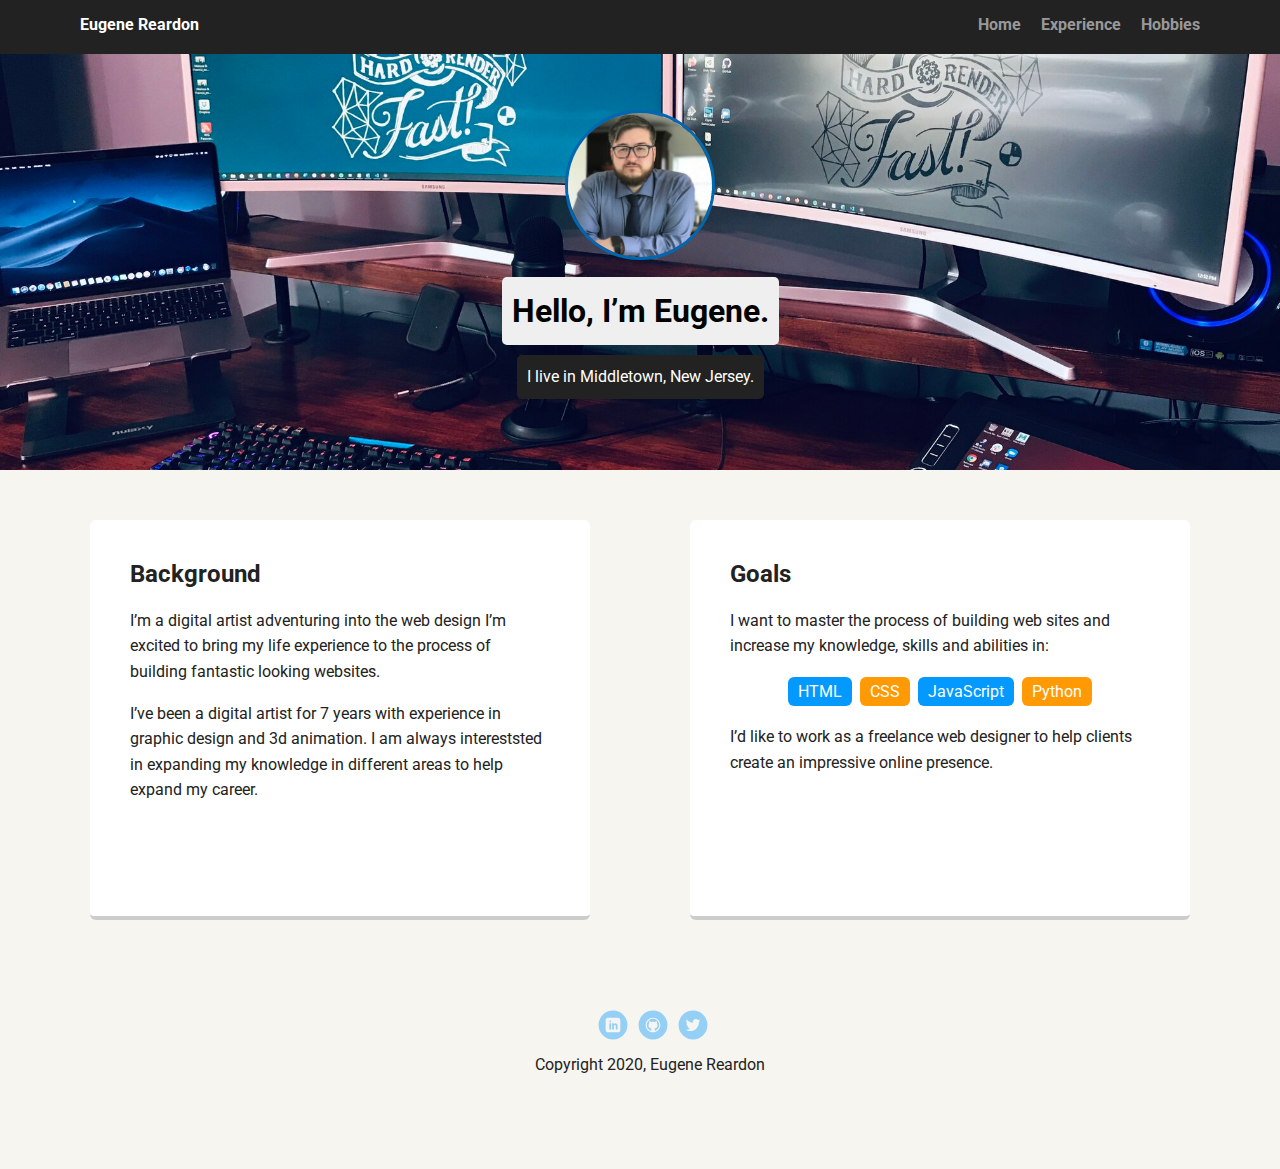
<file: index.html>
<!doctype html>
<html lang="en">
<head>
  <meta charset="utf-8">
  <title>Eugene Reardon's Profile</title>
  <meta name="viewport" content="width=device-width, initial-scale=1.0">
  <link rel="stylesheet" href="styles.css">
  <link href="https://fonts.googleapis.com/css?family=Muli%7CRoboto:400,300,500,700,900" rel="stylesheet"></head>
  <body>

    <nav class="nav-bar">
        <ul class="nav">
          <li class="name">Eugene Reardon</li>
          <li><a href="index.html">Home</a></li>
          <li><a href="experience.html">Experience</a></li>
          <li><a href="hobbies.html">Hobbies</a></li>
        </ul>
      </nav>

    <header>
      <img src="images/rsz_eugene.jpg" alt="Image of Eugene Reardon" class="profile-image">
      <h1 class="tag name">Hello, I’m Eugene.</h1>
      <p class="tag location">I live in Middletown, New Jersey.</p>
    </header>

    <main class="flex">
      <section class="section">
        <h2>Background</h2>
        <p>I’m a digital artist adventuring into the web design I’m excited to bring my life experience to the process of building fantastic looking websites.</p>
        <p>I’ve been a digital artist for 7 years with experience in graphic design and 3d animation. I am always intereststed in expanding my knowledge in different areas to help expand my career. </p>
      </section>

      <section class="section">
        <h2>Goals</h2>
        <p>I want to master the process of building web sites and increase my knowledge, skills and abilities in:</p>
        <ul class="skills">
          <li>HTML</li>
          <li>CSS</li>
          <li>JavaScript</li>
          <li>Python</li>
        </ul>
        <p>I’d like to work as a freelance web designer to help clients create an impressive online presence.</p>
      </section>
    </main>

    <footer>
      <ul>
        <li><a href="https://www.linkedin.com/in/eugene-michael-reardon-64398128/" class="social linkedin">LinkedIn</a></li>
        <li><a href="https://github.com/EugeneMichael" class="social github">Github</a></li>
        <li><a href="https://twitter.com/EugeneMichaelA2" class="social twitter">Twitter</a></li>
      </ul>
      <p class="copyright">Copyright 2020, Eugene Reardon</p>
    </footer>
  </body>
  </html>
</file>
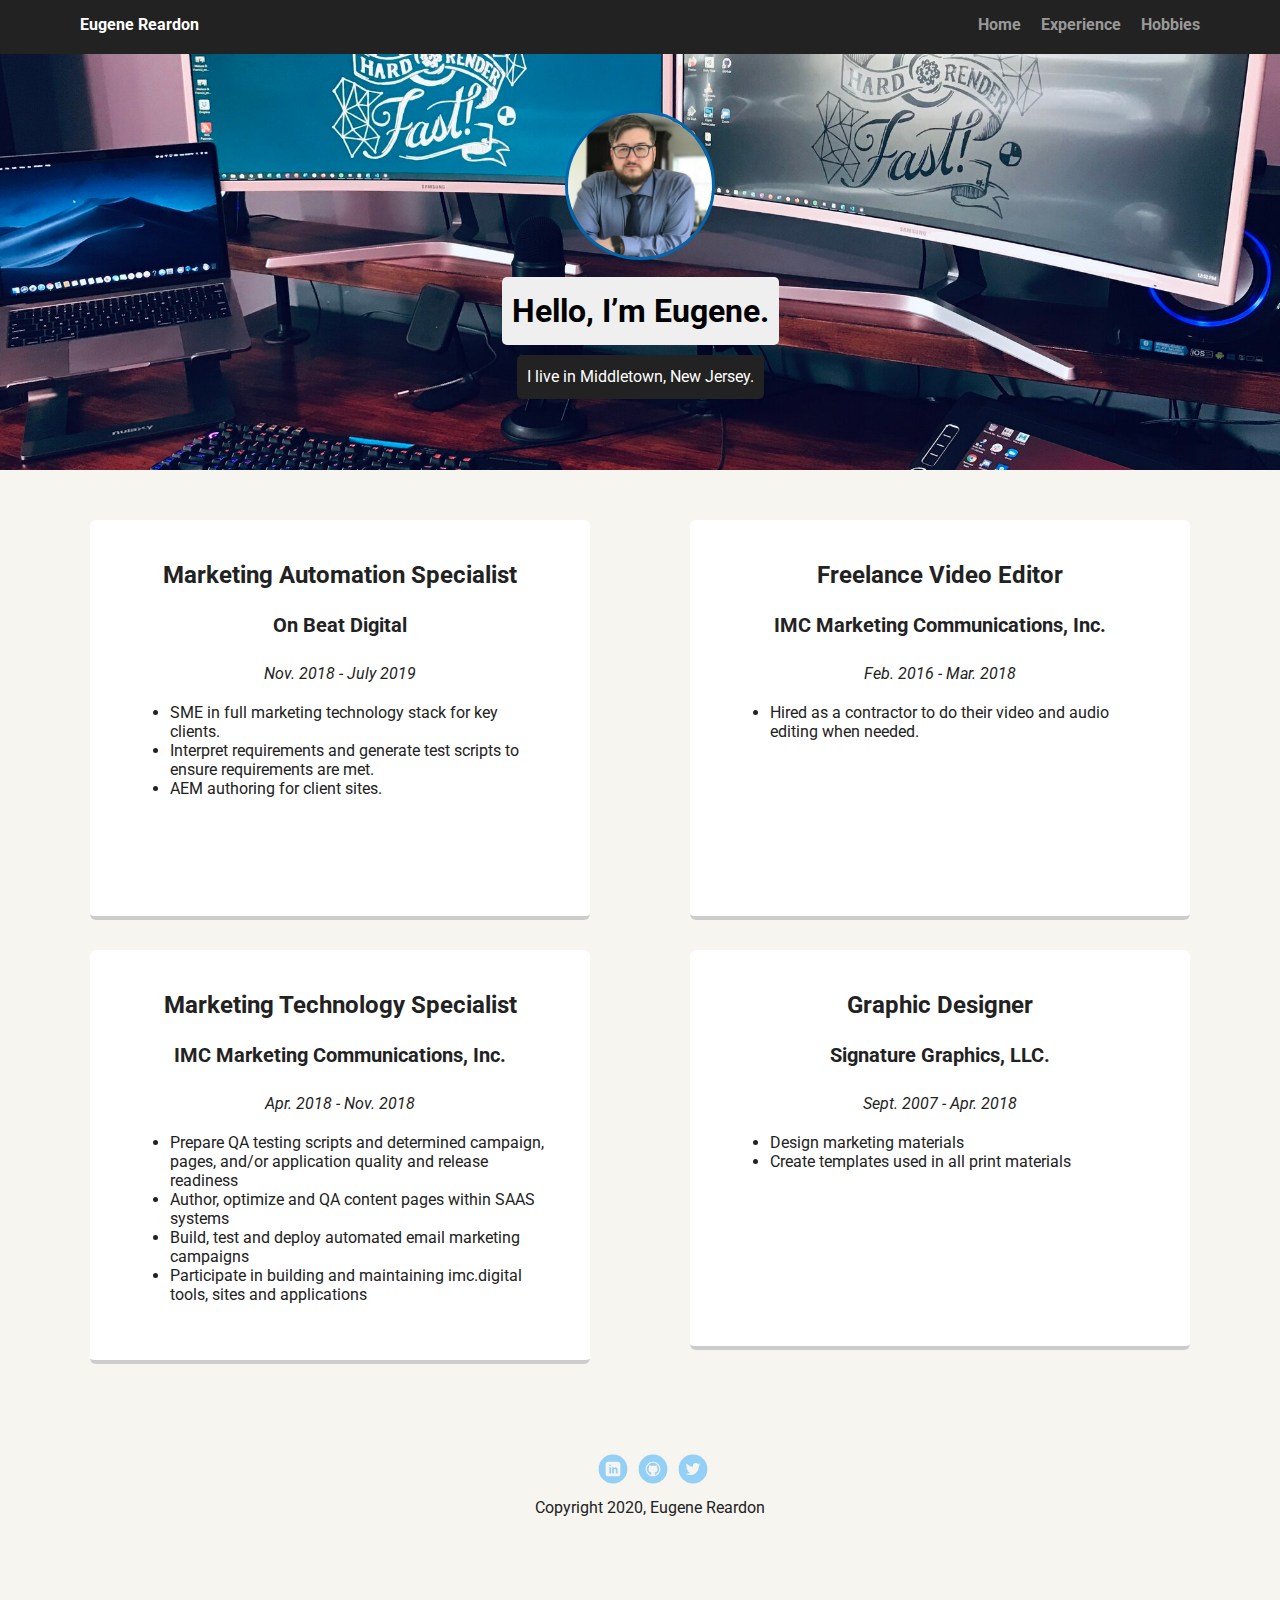
<file: experience.html>
<!doctype html>
<html lang="en">
<head>
    <meta charset="utf-8">
    <title>Eugene's Experience</title>
    <meta name="viewport" content="width=device-width, intitial-scale=1.0">
    <link rel="stylesheet" href="styles.css">
    <link href="https://fonts.googleapis.com/css?family=Muli%7CRoboto:400,300,500,700,900" rel="stylesheet">
</head>
<body>
    <nav class="nav-bar">
        <ul class="nav">
          <li class="name">Eugene Reardon</li>
          <li><a href="index.html">Home</a></li>
          <li><a href="experience.html">Experience</a></li>
          <li><a href="hobbies.html">Hobbies</a></li>
        </ul>
    </nav>

    <header>
        <img src="images/rsz_eugene.jpg" alt="Image of Eugene Reardon" class="profile-image">
        <h1 class="tag name">Hello, I’m Eugene.</h1>
        <p class="tag location">I live in Middletown, New Jersey.</p>
    </header>

    <main class="flex">
        <div>
            <section class="section">
                <h2 class="title">Marketing Automation Specialist</h2>
                <p class="company"> On Beat Digital</p>
                <p class="date">Nov. 2018 - July 2019</p>
                <ul>
                    <li>SME in full marketing technology stack for key clients.</li>
                    <li>Interpret requirements and generate test scripts to ensure requirements are met.</li>
                    <li>AEM authoring for client sites.</li>
                </ul>
            </section>

            <section class="section">
                <h2 class="title">Marketing Technology Specialist</h2>
                <p class="company">IMC Marketing Communications, Inc.</p>
                <p class="date">Apr. 2018 - Nov. 2018</p>
                <ul>
                    <li>Prepare QA testing scripts and determined campaign, pages, and/or application quality and release readiness</li>
                    <li>Author, optimize and QA content pages within SAAS systems</li>
                    <li>Build, test and deploy automated email marketing campaigns</li>
                    <li>Participate in building and maintaining imc.digital tools, sites and applications</li>
                </ul>
            </section>
        </div>

        <div>
            <section class="section">
                <h2 class="title">Freelance Video Editor</h2>
                <p class="company">IMC Marketing Communications, Inc.</p>
                <p class="date">Feb. 2016 - Mar. 2018</p>
                <ul>
                    <li>Hired as a contractor to do their video and audio editing when needed.</li>
                </ul>
            </section>
            
            <section class="section">
                <h2 class="title">Graphic Designer</h2>
                <p class="company">Signature Graphics, LLC.</p>
                <p class="date">Sept. 2007 - Apr. 2018</p>
                <ul>
                    <li>Design marketing materials</li>
                    <li>Create templates used in all print materials</li>
                </ul>
            </section>
        </div>

    </main>
    <footer>
        <ul>
            <li><a href="https://www.linkedin.com/in/eugene-michael-reardon-64398128/" class="social linkedin">LinkedIn</a></li>
            <li><a href="https://github.com/EugeneMichael" class="social github">Github</a></li>
            <li><a href="https://twitter.com/EugeneMichaelA2" class="social twitter">Twitter</a></li>
          </ul>
          <p class="copyright">Copyright 2020, Eugene Reardon</p>
    </footer>
</body>
</html>
</file>
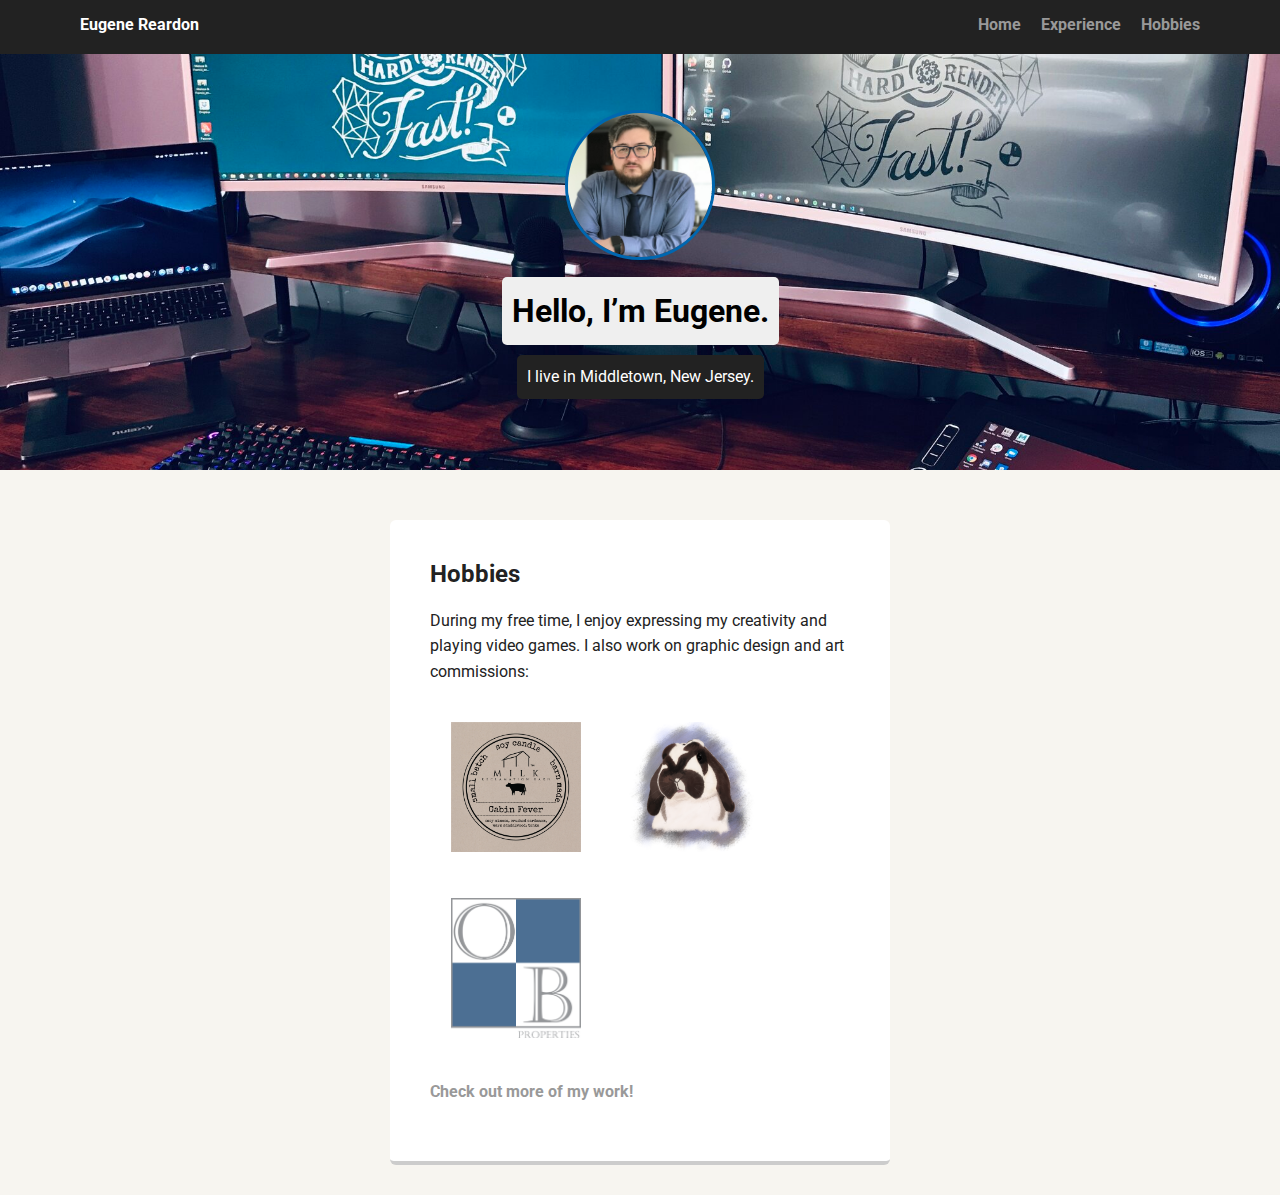
<file: hobbies.html>
<!doctype html>
<html lang="en">
    <head>
        <meta charset="utf-8">
        <title>Eugene Reardon's Profile</title>
        <meta name="viewport" content="width=device-width, initial-scale=1.0">
        <link rel="stylesheet" href="styles.css">
        <link href="https://fonts.googleapis.com/css?family=Muli%7CRoboto:400,300,500,700,900" rel="stylesheet">
    </head>
    <body>
        <nav class="nav-bar">
            <ul class="nav">
              <li class="name">Eugene Reardon</li>
              <li><a href="index.html">Home</a></li>
              <li><a href="experience.html">Experience</a></li>
              <li><a href="hobbies.html">Hobbies</a></li>
            </ul>
        </nav>
        
        <header>
            <img src="images/rsz_eugene.jpg" alt="Image of Eugene Reardon" class="profile-image">
            <h1 class="tag name">Hello, I’m Eugene.</h1>
            <p class="tag location">I live in Middletown, New Jersey.</p>
        </header>

        <main class="flex">
            <section class="section">
                <h2>Hobbies</h2>
                <p>During my free time, I enjoy expressing my creativity and playing video games. I also work on graphic design and art commissions:</p>
                <img src="images/Milk_Cabin_Fever_label.png" alt="image of a candle label" class="hobb-image">
                <img src="images/heather_rabbit.png" alt="commision of a clients pet rabbit" class="hobb-image">
                <img src="images/ob_property_logo.png" alt="image of a logo created for a proeperty company" class="hobb-image">
                <p><a href="http://eugenemichael.com/projects.html" class=""><b>Check out more of my work!</b></a></p>
            </section>
        </main>
    </body>
</html>
</file>
<file: styles.css>
/* Global Layout Set-up */
* { 
  box-sizing: border-box;
}
  
body {
  margin: 0;
  padding: 0;
  text-align: center;
  font-family: 'Roboto', sans-serif;
  color: #222;
  background: #f7f5f0;
}
/* Link Styles */

a {
  text-decoration: none;
  color: #999;
}
a:hover {
  color: #6633ff;
}

/* Section Styles */

.nav-bar {
  width: 100%;
  background: rgb(34, 34, 34);
  min-height: 30px;
  padding: 10px;
  position: fixed;
  text-align: center;
}
.nav {
  display: flex;
  justify-content: space-around;
  font-weight: 700;
  list-style-type: none;
  margin: 0 auto;
  padding: 0;
}

.nav .name {
    display: block;
    margin-right: auto;
    color: white;
}
.nav li {
  padding: 5px 10px 10px 10px;
}
.nav a {
  transition: all .5s;
}
.nav a:hover {
  color: white
}

header {
  text-align: center;
  background: url('images/rsz_desk02.jpg') no-repeat center ;
  background-size: cover;
  overflow: hidden;
  padding-top: 60px;
}
header {
  line-height: 1.5;
}
header .profile-image {
  margin-top: 50px;
  width: 150px;
  height: 150px;
  border-radius: 50%;
  border: 3px solid #0067b0;
  transition: all .5s;
}
header .profile-image:hover {
  transform: scale(2) rotate(10deg);
}
.tag {
  background-color: #efefef;
  color: black;
  padding: 10px;
  border-radius: 5px;
  display: table;
  margin: 10px auto;
} 
.location {
  background-color: #222;
  color: white;
}
.section {
  margin: 30px;
  padding: 20px 40px 40px;
  max-width: 500px;
  min-height: 400px;
  text-align: left;
  background: #fff;
  border-bottom: 4px solid #ccc;
  border-radius: 6px;
  transition: all .5s;
}
.section:hover {
  border-color: #0067b0;
}

ul.skills {
  padding: 0;
  text-align: center;
}

.skills li {
  border-radius: 6px;
  display: inline-block;
  background: #ff9904;
  color: white;
  padding: 5px 10px;
  margin: 2px;
}

.skills li:nth-child(odd) {
  background: #0399ff;
}

footer {
  width: 100%;
  min-height: 30px;
  padding: 20px 0 40px 20px;
}

footer .copyright {
  top: -8px;
  font-size: .75em;
}

footer ul {
  list-style-type: none;
  margin: 0;
  padding: 0;
}

footer ul li {
  display: inline-block;
}

a.social {
  display: inline-block;
  text-indent: -9999px;
  margin-left: 5px;
  width: 30px;
  height: 30px;
  background-size: 30px 30px;
  opacity: .4;
  transition: all .5s;
}
a.twitter {
  background-image: url(images/twitter.svg);
}
a.linkedin {
  background-image: url(images/linkedin.svg);
}
a.github {
  background-image: url(images/github.svg);
}
a.social:hover {
  opacity: 1;
}
.clearfix {
  clear: both;
}
/* Styles for experience cards*/
.section .hobb-image {
  margin: 5%;
  width: 130px;
  height: auto;
}
.section .title {
  margin-top: 5%;
  text-align: center;
  font-size: 24px;
  font-weight: bold;
  font-style: normal;
}
.section .date {
  margin-top: auto;
  text-align: center;
  font-size: 16px;
  font-style: italic;
}
.section .company {
  margin-top: auto;
  text-align: center;
  font-size: 20px;
  font-weight: bold;
  font-style: Normal;
}

/* Styles for larger screens */
@media screen and (min-width: 720px) {
  
  .flex {
      display: -ms-flexbox;      /* TWEENER - IE 10 */
      display: flex; 
      max-width: 1200px;
      -ms-flex-pack: distribute;
      justify-content: space-around;
      margin: 0 auto;
  }

  header {
    min-height: 470px;
  }

  .nav {
    max-width: 1200px;
    padding: 0 30px;
  }


  main {
    padding-top: 20px;
  }

  main p {
    line-height: 1.6em;
  }

  footer {
    font-size: 1.3em;
    max-width: 1200px;
    margin: 40px auto;
  }

}
</file>
